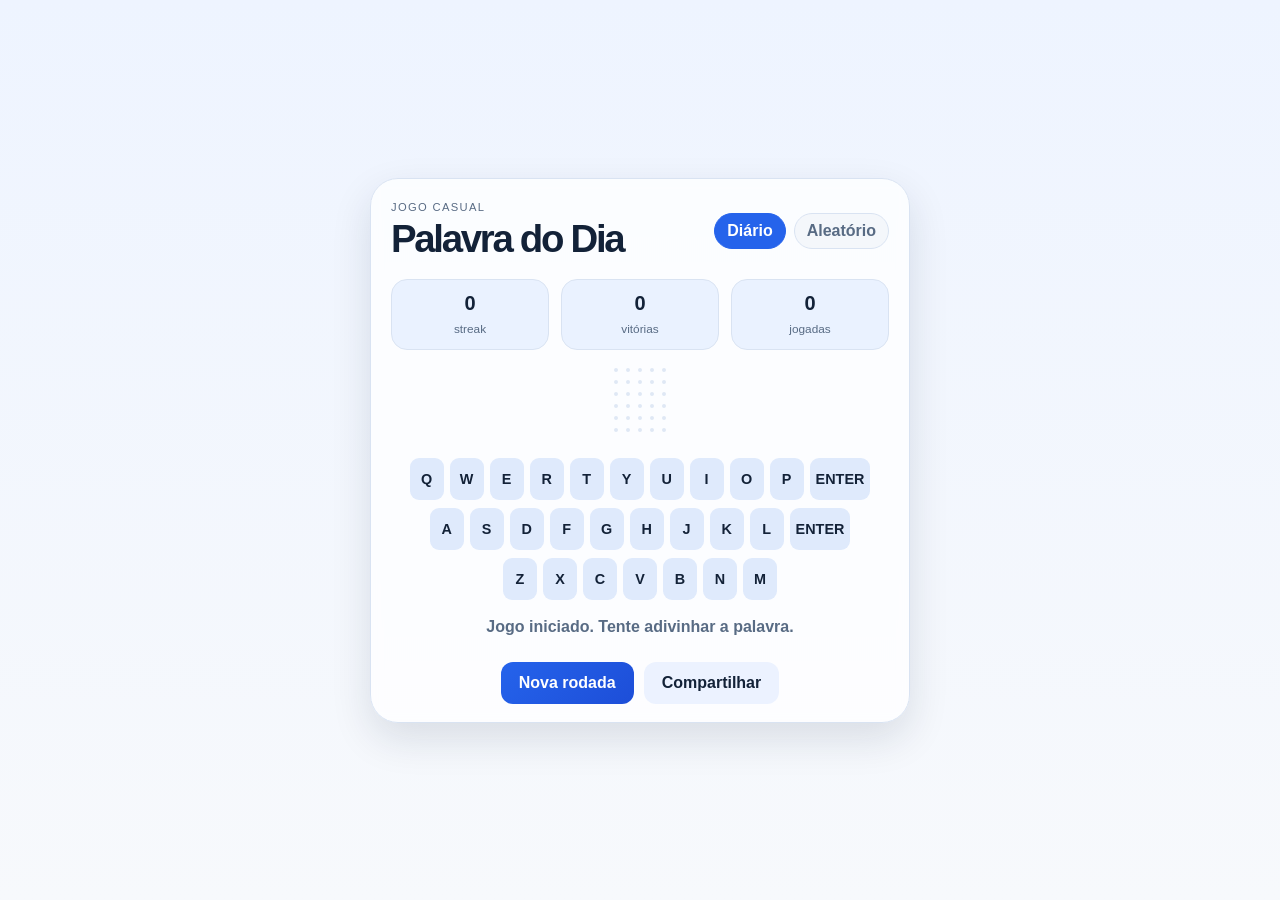
<file: index.html>
<!DOCTYPE html>
<html lang="pt-BR">
  <head>
    <meta charset="UTF-8" />
    <meta name="viewport" content="width=device-width, initial-scale=1.0" />
    <title>Palavra do Dia</title>
    <link rel="stylesheet" href="styles.css" />
  </head>
  <body>
    <main class="app-shell">
      <header class="topbar">
        <div class="brand-block">
          <p class="eyebrow">Jogo casual</p>
          <h1>Palavra do Dia</h1>
        </div>

        <div class="header-controls">
          <button id="dailyToggle" class="toggle active" type="button">Diário</button>
          <button id="randomToggle" class="toggle" type="button">Aleatório</button>
        </div>
      </header>

      <section class="stats" aria-label="Estatísticas do jogador">
        <article class="stat-box">
          <strong id="streakValue">0</strong>
          <span>streak</span>
        </article>
        <article class="stat-box">
          <strong id="winsValue">0</strong>
          <span>vitórias</span>
        </article>
        <article class="stat-box">
          <strong id="playedValue">0</strong>
          <span>jogadas</span>
        </article>
      </section>

      <section class="game-panel" aria-live="polite">
        <div id="board" class="board" aria-label="Tabuleiro de adivinhação"></div>

        <div id="keyboard" class="keyboard" aria-label="Teclado virtual"></div>

        <div id="status" class="status" aria-live="polite"></div>

        <div class="action-row">
          <button id="newGameBtn" class="primary-btn" type="button">Nova rodada</button>
          <button id="shareBtn" class="secondary-btn" type="button">Compartilhar</button>
        </div>
      </section>
    </main>

    <div id="resultModal" class="modal hidden" aria-hidden="true">
      <div class="modal-card" role="dialog" aria-modal="true" aria-labelledby="modalTitle">
        <p class="modal-tag">Resultado</p>
        <h2 id="modalTitle">Partida finalizada</h2>
        <p id="modalMessage">Você venceu!</p>
        <div class="modal-actions">
          <button id="modalPlayAgain" class="primary-btn" type="button">Jogar outra vez</button>
          <button id="modalShare" class="secondary-btn" type="button">Compartilhar</button>
        </div>
      </div>
    </div>

    <script src="app.js"></script>
  </body>
</html>
</file>
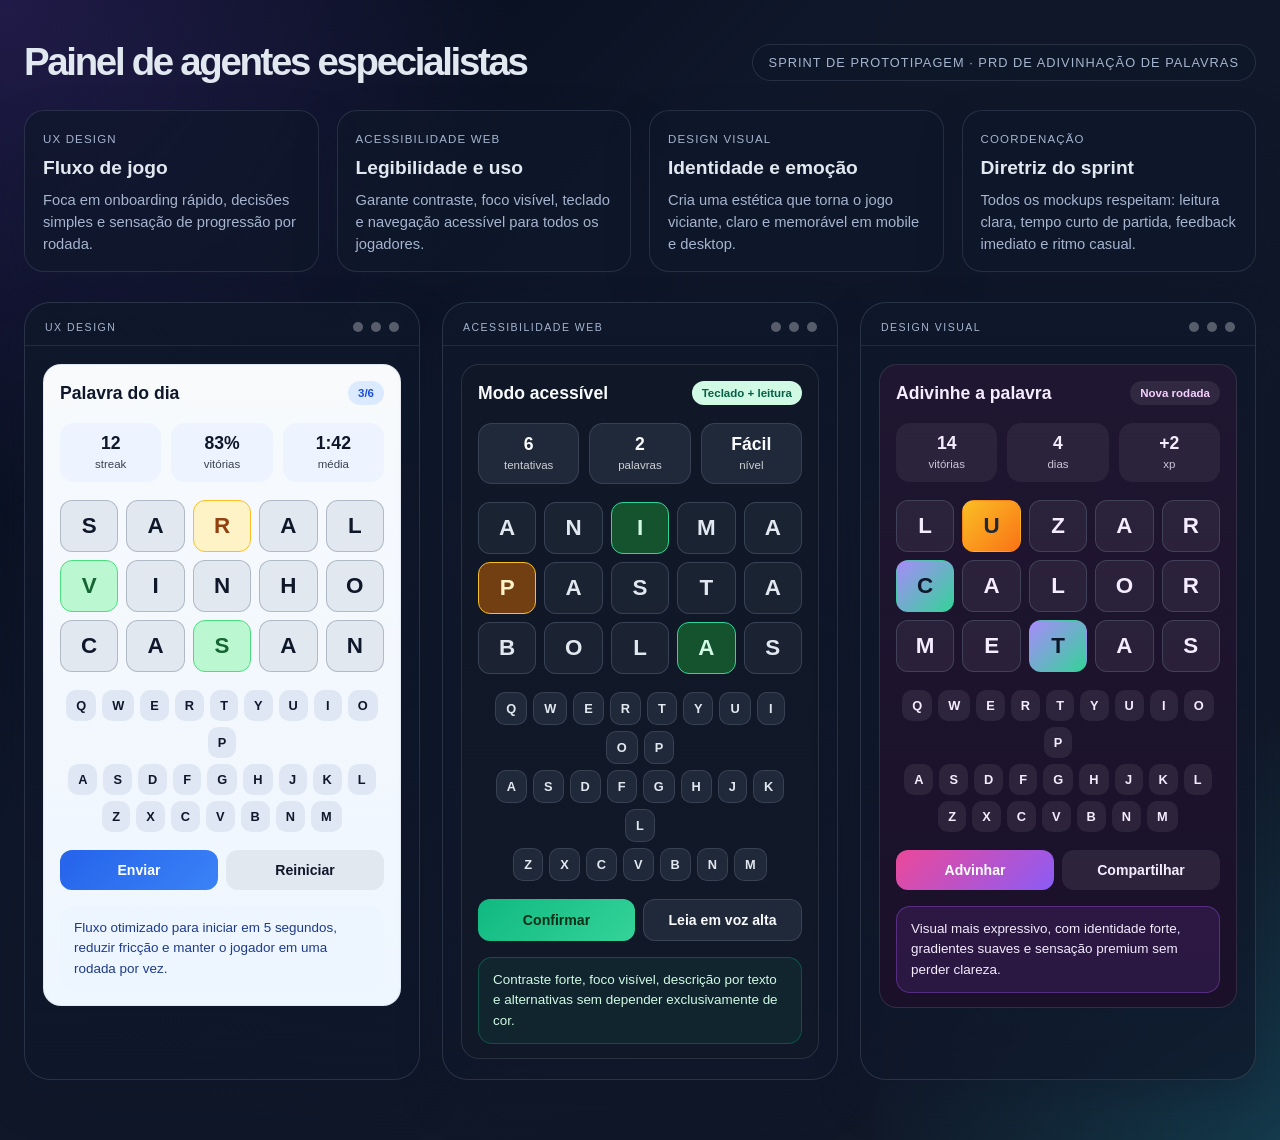
<file: mockups/index.html>
<!DOCTYPE html>
<html lang="pt-BR">
  <head>
    <meta charset="UTF-8" />
    <meta name="viewport" content="width=device-width, initial-scale=1.0" />
    <title>Painel de Agentes - Mockups de Palavra</title>
    <style>
      :root {
        --bg: #0f172a;
        --panel: rgba(15, 23, 42, 0.8);
        --panel-2: rgba(15, 23, 42, 0.62);
        --line: rgba(148, 163, 184, 0.18);
        --text: #e2e8f0;
        --muted: #a5b4cf;
        --shadow: 0 20px 40px rgba(15, 23, 42, 0.4);
        --green: #34d399;
        --yellow: #fbbf24;
        --gray: #475569;
        --violet: #8b5cf6;
        --cyan: #22d3ee;
        --pink: #ec4899;
        --red: #f87171;
      }

      * { box-sizing: border-box; }

      body {
        margin: 0;
        font-family: Inter, "Segoe UI", sans-serif;
        background:
          radial-gradient(circle at top left, rgba(139, 92, 246, 0.22), transparent 30%),
          radial-gradient(circle at bottom right, rgba(34, 211, 238, 0.18), transparent 25%),
          linear-gradient(135deg, #020817 0%, #0f172a 35%, #111827 100%);
        color: var(--text);
      }

      .page {
        max-width: 1500px;
        margin: 0 auto;
        padding: 40px 24px 60px;
      }

      .topbar {
        display: flex;
        justify-content: space-between;
        align-items: center;
        margin-bottom: 24px;
        gap: 16px;
        flex-wrap: wrap;
      }

      .title {
        font-size: clamp(2rem, 3vw, 2.8rem);
        font-weight: 800;
        letter-spacing: -0.06em;
        margin: 0;
      }

      .badge {
        border: 1px solid var(--line);
        border-radius: 999px;
        padding: 10px 16px;
        background: rgba(15, 23, 42, 0.52);
        color: var(--muted);
        font-size: 0.8rem;
        letter-spacing: 0.08em;
        text-transform: uppercase;
      }

      .coordination {
        display: grid;
        grid-template-columns: repeat(4, minmax(220px, 1fr));
        gap: 18px;
        margin: 26px 0 30px;
      }

      .coord-card {
        padding: 18px 18px 16px;
        border-radius: 20px;
        background: rgba(15, 23, 42, 0.7);
        border: 1px solid var(--line);
        box-shadow: var(--shadow);
      }

      .coord-card .role {
        display: inline-block;
        font-size: 0.72rem;
        letter-spacing: 0.1em;
        color: var(--muted);
        text-transform: uppercase;
        margin-bottom: 12px;
      }

      .coord-card h3 {
        margin: 0 0 10px;
        font-size: 1.2rem;
      }

      .coord-card p {
        margin: 0;
        color: var(--muted);
        line-height: 1.5;
        font-size: 0.92rem;
      }

      .mockups {
        display: grid;
        grid-template-columns: repeat(3, minmax(320px, 1fr));
        gap: 22px;
      }

      .mockup {
        position: relative;
        border-radius: 26px;
        background: linear-gradient(180deg, rgba(15,23,42,0.9), rgba(15,23,42,0.74));
        border: 1px solid rgba(148,163,184,0.2);
        overflow: hidden;
        box-shadow: var(--shadow);
      }

      .mockup-header {
        padding: 18px 20px 12px;
        display: flex;
        justify-content: space-between;
        align-items: center;
        border-bottom: 1px solid rgba(148,163,184,0.14);
      }

      .expert-tag {
        font-size: 0.66rem;
        letter-spacing: 0.14em;
        text-transform: uppercase;
        color: var(--muted);
      }

      .dot-group {
        display: flex;
        gap: 8px;
      }

      .dot {
        width: 10px;
        height: 10px;
        border-radius: 50%;
        background: rgba(255,255,255,0.3);
      }

      .mockup-body {
        padding: 18px 18px 20px;
      }

      .screen {
        border-radius: 18px;
        padding: 16px 16px 14px;
        min-height: 590px;
        border: 1px solid rgba(148,163,184,0.18);
      }

      .ux .screen {
        background: linear-gradient(180deg, #f8fafc 0%, #eef6ff 100%);
        color: #0f172a;
      }

      .a11y .screen {
        background: linear-gradient(180deg, #101827 0%, #111827 100%);
        color: #f8fafc;
      }

      .visual .screen {
        background: linear-gradient(180deg, #1f1631 0%, #1a1029 100%);
        color: #f5ecff;
      }

      .top-row {
        display: flex;
        justify-content: space-between;
        align-items: center;
        margin-bottom: 18px;
        gap: 12px;
      }

      .title-mini {
        font-weight: 800;
        font-size: 1.1rem;
      }

      .pill {
        display: inline-flex;
        align-items: center;
        border-radius: 999px;
        font-weight: 700;
        font-size: 0.72rem;
        padding: 6px 10px;
      }

      .ux .pill {
        background: #dbeafe;
        color: #1d4ed8;
      }

      .a11y .pill {
        background: #d1fae5;
        color: #065f46;
      }

      .visual .pill {
        background: rgba(255,255,255,0.08);
        color: #f5d0fe;
      }

      .stats {
        display: grid;
        grid-template-columns: repeat(3, minmax(0, 1fr));
        gap: 10px;
        margin-bottom: 18px;
      }

      .stat {
        border-radius: 14px;
        padding: 10px 8px;
        text-align: center;
      }

      .ux .stat {
        background: #edf4ff;
      }

      .a11y .stat {
        background: rgba(148,163,184,0.12);
        border: 1px solid rgba(148,163,184,0.2);
      }

      .visual .stat {
        background: rgba(255,255,255,0.06);
      }

      .stat strong {
        font-size: 1.1rem;
        display: block;
      }

      .stat span {
        font-size: 0.72rem;
        opacity: 0.8;
      }

      .board {
        margin: 18px 0;
      }

      .row {
        display: grid;
        grid-template-columns: repeat(5, minmax(0, 1fr));
        gap: 8px;
        margin-bottom: 8px;
      }

      .cell {
        display: flex;
        justify-content: center;
        align-items: center;
        min-height: 52px;
        border-radius: 12px;
        border: 1px solid rgba(100,116,139,0.4);
        font-size: 1.4rem;
        font-weight: 800;
        text-transform: uppercase;
      }

      .ux .cell.correct { background: #bbf7d0; color: #166534; border-color: #4ade80; }
      .ux .cell.partial { background: #fef3c7; color: #92400e; border-color: #fbbf24; }
      .ux .cell.empty { background: #e2e8f0; color: #0f172a; }

      .a11y .cell.correct { background: #14532d; color: #d1fae5; border-color: #34d399; }
      .a11y .cell.partial { background: #713f12; color: #fef3c7; border-color: #fbbf24; }
      .a11y .cell.empty { background: rgba(148,163,184,0.08); color: #e2e8f0; }

      .visual .cell.correct { background: linear-gradient(135deg, #a78bfa, #34d399); color: #0f172a; border-color: transparent; }
      .visual .cell.partial { background: linear-gradient(135deg, #fbbf24, #f97316); color: #1f2937; border-color: transparent; }
      .visual .cell.empty { background: rgba(255,255,255,0.06); color: #f5ecff; }

      .keyboard {
        margin-top: 18px;
      }

      .kbd-row {
        display: flex;
        flex-wrap: wrap;
        gap: 6px;
        justify-content: center;
        margin-bottom: 6px;
      }

      .key {
        border-radius: 10px;
        min-width: 28px;
        padding: 8px 10px;
        text-align: center;
        font-size: 0.8rem;
        font-weight: 800;
      }

      .ux .key { background: #dfe7f4; color: #0f172a; }
      .a11y .key { background: rgba(148,163,184,0.12); color: #e2e8f0; border: 1px solid rgba(148,163,184,0.2); }
      .visual .key { background: rgba(255,255,255,0.08); color: #f5ecff; }

      .cta-row {
        display: flex;
        gap: 8px;
        margin-top: 18px;
      }

      .cta {
        flex: 1;
        border: none;
        border-radius: 12px;
        padding: 12px 14px;
        font-weight: 800;
        font-size: 0.88rem;
      }

      .ux .cta.primary { background: linear-gradient(135deg, #2563eb, #3b82f6); color: white; }
      .ux .cta.secondary { background: #e2e8f0; color: #0f172a; }

      .a11y .cta.primary { background: linear-gradient(135deg, #10b981, #34d399); color: #052e16; }
      .a11y .cta.secondary { background: rgba(148,163,184,0.12); color: #f8fafc; border: 1px solid rgba(148,163,184,0.22); }

      .visual .cta.primary { background: linear-gradient(135deg, #ec4899, #8b5cf6); color: white; }
      .visual .cta.secondary { background: rgba(255,255,255,0.08); color: #f5ecff; }

      .detail-box {
        margin-top: 16px;
        border-radius: 14px;
        padding: 12px 14px;
        font-size: 0.84rem;
        line-height: 1.5;
      }

      .ux .detail-box { background: #edf6ff; color: #1e3a8a; }
      .a11y .detail-box { background: rgba(16,185,129,0.08); color: #d1fae5; border: 1px solid rgba(16,185,129,0.3); }
      .visual .detail-box { background: rgba(168,85,247,0.12); color: #f5ecff; border: 1px solid rgba(168,85,247,0.35); }

      .legend {
        display: flex;
        justify-content: space-between;
        gap: 10px;
        margin-top: 10px;
        font-size: 0.72rem;
        opacity: 0.8;
      }

      @media (max-width: 1100px) {
        .coordination, .mockups {
          grid-template-columns: 1fr;
        }
      }
    </style>
  </head>
  <body>
    <div class="page">
      <div class="topbar">
        <h1 class="title">Painel de agentes especialistas</h1>
        <div class="badge">Sprint de prototipagem · PRD de adivinhação de palavras</div>
      </div>

      <div class="coordination">
        <div class="coord-card">
          <span class="role">UX Design</span>
          <h3>Fluxo de jogo</h3>
          <p>Foca em onboarding rápido, decisões simples e sensação de progressão por rodada.</p>
        </div>
        <div class="coord-card">
          <span class="role">Acessibilidade Web</span>
          <h3>Legibilidade e uso</h3>
          <p>Garante contraste, foco visível, teclado e navegação acessível para todos os jogadores.</p>
        </div>
        <div class="coord-card">
          <span class="role">Design Visual</span>
          <h3>Identidade e emoção</h3>
          <p>Cria uma estética que torna o jogo viciante, claro e memorável em mobile e desktop.</p>
        </div>
        <div class="coord-card">
          <span class="role">Coordenação</span>
          <h3>Diretriz do sprint</h3>
          <p>Todos os mockups respeitam: leitura clara, tempo curto de partida, feedback imediato e ritmo casual.</p>
        </div>
      </div>

      <div class="mockups">
        <section class="mockup ux">
          <div class="mockup-header">
            <span class="expert-tag">UX Design</span>
            <div class="dot-group">
              <span class="dot"></span>
              <span class="dot"></span>
              <span class="dot"></span>
            </div>
          </div>
          <div class="mockup-body">
            <div class="screen">
              <div class="top-row">
                <div class="title-mini">Palavra do dia</div>
                <span class="pill">3/6</span>
              </div>

              <div class="stats">
                <div class="stat">
                  <strong>12</strong>
                  <span>streak</span>
                </div>
                <div class="stat">
                  <strong>83%</strong>
                  <span>vitórias</span>
                </div>
                <div class="stat">
                  <strong>1:42</strong>
                  <span>média</span>
                </div>
              </div>

              <div class="board">
                <div class="row">
                  <div class="cell empty">S</div>
                  <div class="cell empty">A</div>
                  <div class="cell partial">R</div>
                  <div class="cell empty">A</div>
                  <div class="cell empty">L</div>
                </div>
                <div class="row">
                  <div class="cell correct">V</div>
                  <div class="cell empty">I</div>
                  <div class="cell empty">N</div>
                  <div class="cell empty">H</div>
                  <div class="cell empty">O</div>
                </div>
                <div class="row">
                  <div class="cell empty">C</div>
                  <div class="cell empty">A</div>
                  <div class="cell correct">S</div>
                  <div class="cell empty">A</div>
                  <div class="cell empty">N</div>
                </div>
              </div>

              <div class="keyboard">
                <div class="kbd-row">
                  <span class="key">Q</span><span class="key">W</span><span class="key">E</span><span class="key">R</span><span class="key">T</span><span class="key">Y</span><span class="key">U</span><span class="key">I</span><span class="key">O</span><span class="key">P</span>
                </div>
                <div class="kbd-row">
                  <span class="key">A</span><span class="key">S</span><span class="key">D</span><span class="key">F</span><span class="key">G</span><span class="key">H</span><span class="key">J</span><span class="key">K</span><span class="key">L</span>
                </div>
                <div class="kbd-row">
                  <span class="key">Z</span><span class="key">X</span><span class="key">C</span><span class="key">V</span><span class="key">B</span><span class="key">N</span><span class="key">M</span>
                </div>
              </div>

              <div class="cta-row">
                <button class="cta primary">Enviar</button>
                <button class="cta secondary">Reiniciar</button>
              </div>

              <div class="detail-box">
                Fluxo otimizado para iniciar em 5 segundos, reduzir fricção e manter o jogador em uma rodada por vez.
              </div>
            </div>
          </div>
        </section>

        <section class="mockup a11y">
          <div class="mockup-header">
            <span class="expert-tag">Acessibilidade Web</span>
            <div class="dot-group">
              <span class="dot"></span>
              <span class="dot"></span>
              <span class="dot"></span>
            </div>
          </div>
          <div class="mockup-body">
            <div class="screen">
              <div class="top-row">
                <div class="title-mini">Modo acessível</div>
                <span class="pill">Teclado + leitura</span>
              </div>

              <div class="stats">
                <div class="stat">
                  <strong>6</strong>
                  <span>tentativas</span>
                </div>
                <div class="stat">
                  <strong>2</strong>
                  <span>palavras</span>
                </div>
                <div class="stat">
                  <strong>Fácil</strong>
                  <span>nível</span>
                </div>
              </div>

              <div class="board">
                <div class="row">
                  <div class="cell empty">A</div>
                  <div class="cell empty">N</div>
                  <div class="cell correct">I</div>
                  <div class="cell empty">M</div>
                  <div class="cell empty">A</div>
                </div>
                <div class="row">
                  <div class="cell partial">P</div>
                  <div class="cell empty">A</div>
                  <div class="cell empty">S</div>
                  <div class="cell empty">T</div>
                  <div class="cell empty">A</div>
                </div>
                <div class="row">
                  <div class="cell empty">B</div>
                  <div class="cell empty">O</div>
                  <div class="cell empty">L</div>
                  <div class="cell correct">A</div>
                  <div class="cell empty">S</div>
                </div>
              </div>

              <div class="keyboard">
                <div class="kbd-row">
                  <span class="key">Q</span><span class="key">W</span><span class="key">E</span><span class="key">R</span><span class="key">T</span><span class="key">Y</span><span class="key">U</span><span class="key">I</span><span class="key">O</span><span class="key">P</span>
                </div>
                <div class="kbd-row">
                  <span class="key">A</span><span class="key">S</span><span class="key">D</span><span class="key">F</span><span class="key">G</span><span class="key">H</span><span class="key">J</span><span class="key">K</span><span class="key">L</span>
                </div>
                <div class="kbd-row">
                  <span class="key">Z</span><span class="key">X</span><span class="key">C</span><span class="key">V</span><span class="key">B</span><span class="key">N</span><span class="key">M</span>
                </div>
              </div>

              <div class="cta-row">
                <button class="cta primary">Confirmar</button>
                <button class="cta secondary">Leia em voz alta</button>
              </div>

              <div class="detail-box">
                Contraste forte, foco visível, descrição por texto e alternativas sem depender exclusivamente de cor.
              </div>
            </div>
          </div>
        </section>

        <section class="mockup visual">
          <div class="mockup-header">
            <span class="expert-tag">Design Visual</span>
            <div class="dot-group">
              <span class="dot"></span>
              <span class="dot"></span>
              <span class="dot"></span>
            </div>
          </div>
          <div class="mockup-body">
            <div class="screen">
              <div class="top-row">
                <div class="title-mini">Adivinhe a palavra</div>
                <span class="pill">Nova rodada</span>
              </div>

              <div class="stats">
                <div class="stat">
                  <strong>14</strong>
                  <span>vitórias</span>
                </div>
                <div class="stat">
                  <strong>4</strong>
                  <span>dias</span>
                </div>
                <div class="stat">
                  <strong>+2</strong>
                  <span>xp</span>
                </div>
              </div>

              <div class="board">
                <div class="row">
                  <div class="cell empty">L</div>
                  <div class="cell partial">U</div>
                  <div class="cell empty">Z</div>
                  <div class="cell empty">A</div>
                  <div class="cell empty">R</div>
                </div>
                <div class="row">
                  <div class="cell correct">C</div>
                  <div class="cell empty">A</div>
                  <div class="cell empty">L</div>
                  <div class="cell empty">O</div>
                  <div class="cell empty">R</div>
                </div>
                <div class="row">
                  <div class="cell empty">M</div>
                  <div class="cell empty">E</div>
                  <div class="cell correct">T</div>
                  <div class="cell empty">A</div>
                  <div class="cell empty">S</div>
                </div>
              </div>

              <div class="keyboard">
                <div class="kbd-row">
                  <span class="key">Q</span><span class="key">W</span><span class="key">E</span><span class="key">R</span><span class="key">T</span><span class="key">Y</span><span class="key">U</span><span class="key">I</span><span class="key">O</span><span class="key">P</span>
                </div>
                <div class="kbd-row">
                  <span class="key">A</span><span class="key">S</span><span class="key">D</span><span class="key">F</span><span class="key">G</span><span class="key">H</span><span class="key">J</span><span class="key">K</span><span class="key">L</span>
                </div>
                <div class="kbd-row">
                  <span class="key">Z</span><span class="key">X</span><span class="key">C</span><span class="key">V</span><span class="key">B</span><span class="key">N</span><span class="key">M</span>
                </div>
              </div>

              <div class="cta-row">
                <button class="cta primary">Advinhar</button>
                <button class="cta secondary">Compartilhar</button>
              </div>

              <div class="detail-box">
                Visual mais expressivo, com identidade forte, gradientes suaves e sensação premium sem perder clareza.
              </div>
            </div>
          </div>
        </section>
      </div>
    </div>
  </body>
</html>
</file>
<file: styles.css>
:root {
  --bg: #f4f7fb;
  --panel: #ffffff;
  --panel-strong: #eaf2ff;
  --line: #d9e3f2;
  --text: #132238;
  --muted: #586b84;
  --accent: #2563eb;
  --accent-strong: #1d4ed8;
  --success: #1f9d65;
  --success-soft: #dff8ee;
  --warning: #d97706;
  --warning-soft: #fff1d8;
  --danger: #c23d3d;
  --danger-soft: #ffe6e6;
  --shadow: 0 16px 40px rgba(19, 34, 56, 0.12);
  --letter-empty: #edf2f9;
  --letter-typed: #ffffff;
  --keyup: #dfeafc;
}

* {
  box-sizing: border-box;
}

html, body {
  margin: 0;
  min-height: 100%;
  font-family: "Segoe UI", Tahoma, sans-serif;
  background: linear-gradient(180deg, #eef4ff 0%, #f7f9fc 100%);
  color: var(--text);
}

body {
  display: grid;
  place-items: center;
  min-height: 100vh;
  padding: 20px;
}

button {
  font: inherit;
}

button:focus-visible,
.toggle:focus-visible,
.primary-btn:focus-visible,
.secondary-btn:focus-visible,
.key:focus-visible,
.cell:focus-visible {
  outline: 3px solid #93c5fd;
  outline-offset: 3px;
}

.app-shell {
  width: min(100%, 540px);
  background: rgba(255, 255, 255, 0.75);
  backdrop-filter: blur(6px);
  border: 1px solid var(--line);
  border-radius: 28px;
  box-shadow: var(--shadow);
  padding: 22px 20px 18px;
}

.topbar {
  display: flex;
  justify-content: space-between;
  align-items: center;
  gap: 12px;
  margin-bottom: 18px;
}

.eyebrow {
  margin: 0 0 4px;
  text-transform: uppercase;
  letter-spacing: 0.12em;
  font-size: 0.7rem;
  color: var(--muted);
}

h1 {
  margin: 0;
  font-size: clamp(1.8rem, 3vw, 2.4rem);
  letter-spacing: -0.06em;
}

.header-controls {
  display: flex;
  gap: 8px;
  flex-wrap: wrap;
}

.toggle {
  border: 1px solid var(--line);
  background: #f4f7fb;
  padding: 8px 12px;
  border-radius: 999px;
  color: var(--muted);
  font-weight: 700;
  cursor: pointer;
  transition: all 0.15s ease;
}

.toggle.active {
  background: var(--accent);
  border-color: var(--accent);
  color: white;
}

.stats {
  display: grid;
  grid-template-columns: repeat(3, minmax(0, 1fr));
  gap: 12px;
  margin-bottom: 18px;
}

.stat-box {
  background: var(--panel-strong);
  border: 1px solid var(--line);
  border-radius: 16px;
  padding: 12px 10px;
  text-align: center;
}

.stat-box strong {
  display: block;
  font-size: 1.25rem;
  margin-bottom: 4px;
}

.stat-box span {
  color: var(--muted);
  font-size: 0.74rem;
  text-transform: lowercase;
}

.game-panel {
  display: grid;
  gap: 18px;
}

.board {
  display: grid;
  grid-template-rows: repeat(6, minmax(0, 1fr));
  gap: 8px;
  max-width: 420px;
  margin: 0 auto;
}

.row {
  display: grid;
  grid-template-columns: repeat(5, minmax(0, 1fr));
  gap: 8px;
}

.cell {
  display: grid;
  place-items: center;
  aspect-ratio: 1 / 1;
  border-radius: 12px;
  border: 2px solid #dfe8f5;
  background: var(--letter-empty);
  font-size: clamp(1.3rem, 3vw, 2rem);
  font-weight: 800;
  text-transform: uppercase;
  letter-spacing: 0.06em;
  transition: transform 0.12s ease, background 0.12s ease;
}

@media (prefers-reduced-motion: reduce) {
  *, *::before, *::after {
    animation: none !important;
    transition-duration: 0.01ms !important;
    scroll-behavior: auto !important;
  }
}

.cell.filled {
  background: var(--letter-typed);
  border-color: #bccae2;
}

.cell.correct {
  background: var(--success);
  border-color: var(--success);
  color: white;
}

.cell.present {
  background: #f4b942;
  border-color: #f4b942;
  color: white;
}

.cell.absent {
  background: #9aa7b7;
  border-color: #9aa7b7;
  color: white;
}

.cell.revealed {
  transform: scale(0.98);
}

.keyboard {
  display: grid;
  gap: 8px;
  margin-top: 8px;
}

.keyboard-row {
  display: flex;
  justify-content: center;
  gap: 6px;
  flex-wrap: wrap;
}

.key {
  min-width: 34px;
  height: 42px;
  border: none;
  border-radius: 9px;
  background: var(--keyup);
  color: var(--text);
  font-weight: 800;
  font-size: 0.9rem;
  cursor: pointer;
  transition: transform 0.1s ease, filter 0.15s ease;
}

.key:hover {
  filter: brightness(0.98);
}

.key:active {
  transform: translateY(1px);
}

.key.correct {
  background: var(--success);
  color: white;
}

.key.present {
  background: #f4b942;
  color: white;
}

.key.absent {
  background: #9aa7b7;
  color: white;
}

.status {
  min-height: 26px;
  text-align: center;
  font-weight: 700;
  color: var(--muted);
}

.status.error {
  color: var(--danger);
}

.status.success {
  color: var(--success);
}

.action-row {
  display: flex;
  gap: 10px;
  justify-content: center;
}

.primary-btn,
.secondary-btn {
  border: none;
  border-radius: 12px;
  padding: 12px 18px;
  font-weight: 800;
  cursor: pointer;
  transition: transform 0.12s ease, opacity 0.12s ease;
}

.primary-btn {
  background: linear-gradient(135deg, var(--accent) 0%, var(--accent-strong) 100%);
  color: white;
}

.secondary-btn {
  background: #ecf2ff;
  color: var(--text);
}

.primary-btn:hover,
.secondary-btn:hover {
  opacity: 0.96;
}

.primary-btn:active,
.secondary-btn:active {
  transform: translateY(1px);
}

.modal {
  position: fixed;
  inset: 0;
  display: grid;
  place-items: center;
  background: rgba(15, 23, 42, 0.45);
  padding: 20px;
}

.modal.hidden {
  display: none;
}

.modal-card {
  width: min(100%, 420px);
  background: white;
  border-radius: 24px;
  box-shadow: var(--shadow);
  padding: 24px 18px;
  text-align: center;
}

.modal-tag {
  margin: 0 0 12px;
  color: var(--muted);
  text-transform: uppercase;
  letter-spacing: 0.12em;
  font-size: 0.7rem;
}

.modal-card h2 {
  margin: 0 0 8px;
  font-size: 1.8rem;
}

.modal-card p {
  margin: 0 0 16px;
  line-height: 1.5;
  color: var(--muted);
}

.modal-actions {
  display: flex;
  gap: 10px;
  justify-content: center;
  flex-wrap: wrap;
}

@media (max-width: 480px) {
  .app-shell {
    padding: 18px 14px 16px;
  }

  .topbar {
    flex-direction: column;
    align-items: flex-start;
  }

  .header-controls {
    width: 100%;
  }

  .toggle {
    flex: 1;
  }

  .action-row,
  .modal-actions {
    flex-direction: column;
  }

  .primary-btn,
  .secondary-btn {
    width: 100%;
  }
}
</file>
